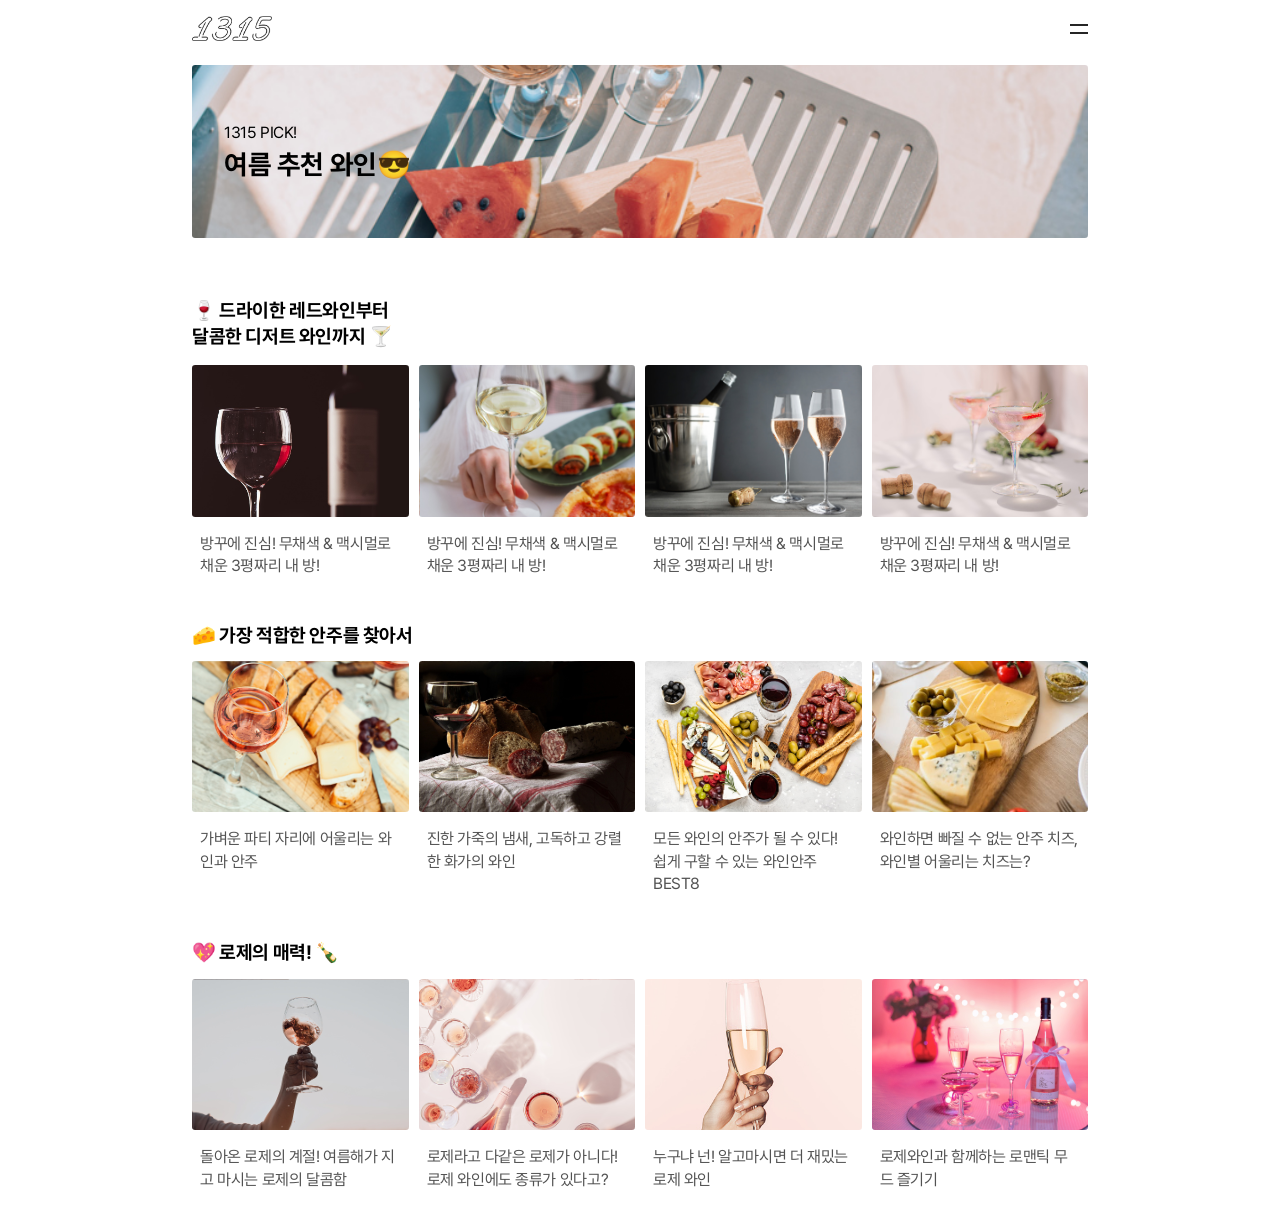
<file: index.html>
<!DOCTYPE html>
<html lang="en">
<head>
  <meta charset="UTF-8">
  <meta http-equiv="X-UA-Compatible" content="IE=edge">
  <meta name="viewport" content="width=device-width, initial-scale=1.0">
  <title>index</title>
  
</head>
<body>
  <header>
      <div id="container">
        <a href="http://testhue96.dothome.co.kr/1315/index.html"><img id="logotype" src="./image/logo/logotype_blk.png" alt=""></a>
        
        <input type="checkbox" id="icon">
        <label for="icon" id="hamburger">  <!--label은 인라인 스타일-->
            <span></span>
            <span></span>
            <span></span>
        </label>

        <div id="navbox">
            <ul>
                <li><a href="http://testhue96.dothome.co.kr/1315/index.html">HOME.</a></li>
                <li><a href="http://testhue96.dothome.co.kr/1315/tip.html">WINE?</a></li>
                <li><a href="http://testhue96.dothome.co.kr/1315/menu.html">MENU+</a></li>
                <li><a href="http://testhue96.dothome.co.kr/1315/map.html">MAP#</a></li>
                <li><a href="http://testhue96.dothome.co.kr/1315/help.html">HELP!</a></li>
            </ul>
        </div>  
      </div>
  </header>

  <style>
    #banner .box {
      background-position: center center;
      background-repeat: no-repeat;
      background-size: cover;
    }
  </style>


  <section id="banner" class="slider">
    <div class="box" style="background-image: url(./image/wine19.jpg);">
      <div class="text"><div class="sub">1315 PICK!</div>여름 추천 와인😎</div></div>
    <div class="box" style="background-image: url(./image/wine22.png);">
      <div class="text" style="color: white;"><div class="sub">남대서양의 바람</div>보데가 가르손 알바리뇨</div></div>
    <div class="box" style="background-image: url(./image/wine20.png);">
      <div class="text" ><div class="sub">파티에 빠질 수 없지!</div>추천 샴페인</div></div>
  </section>


  <div>
    <div class="titlebox"><p class="title" style="line-height: 1.6rem;">🍷 드라이한 레드와인부터 <br>달콤한 디저트 와인까지 🍸 </p></div>
    <div class="container">
      <div class="box1">
        <a href="#" class="card">
          <div class="image" style="background-image: url(./image/wine01.jpg)">
          </div>
          <article>
            <p>방꾸에 진심! 무채색 & 맥시멀로 채운 3평짜리 내 방!</p>
          </article>
        </a>
      </div>
      <div class="box2">
        <a href="#" class="card">
          <div class="image" style="background-image: url(./image/wine02.jpg)">
          </div>
          <article>
            <p>방꾸에 진심! 무채색 & 맥시멀로 채운 3평짜리 내 방!</p>
          </article>
        </a>
      </div>
      <div class="box3">
        <a href="#" class="card">
          <div class="image" style="background-image: url(./image/wine07.jpg);"></div>
          <article>
            <p>방꾸에 진심! 무채색 & 맥시멀로 채운 3평짜리 내 방!</p>
          </article>
        </a>
      </div>
      <div class="box4">
        <a href="#" class="card">
          <div class="image" style="background-image: url(./image/wine08.jpg);"></div>
          <article>
            <p>방꾸에 진심! 무채색 & 맥시멀로 채운 3평짜리 내 방!</p>
          </article>
        </a>
    </div>
  </div>
  
  <br>
  <br>

  <div>
    <div class="titlebox"><p class="title">🧀 가장 적합한 안주를 찾아서</p></div>
    <div class="container">
      <div class="box1">
        <a href="#" class="card">
          <div class="image" style="background-image: url(./image/wine05.jpg)">
          </div>
          <article>
            <p>가벼운 파티 자리에 어울리는 와인과 안주</p>
          </article>
        </a>
      </div>
      <div class="box2">
        <a href="#" class="card">
          <div class="image" style="background-image: url(./image/wine06.jpg)">
          </div>
          <article>
            <p>진한 가죽의 냄새, 고독하고 강렬한 화가의 와인</p>
          </article>
        </a>
      </div>
      <div class="box3">
        <a href="#" class="card">
          <div class="image" style="background-image: url(./image/wine03.jpg);"></div>
          <article>
            <p>모든 와인의 안주가 될 수 있다! 쉽게 구할 수 있는 와인안주 BEST8</p>
          </article>
        </a>
      </div>
      <div class="box4">
        <a href="#" class="card">
          <div class="image" style="background-image: url(./image/cheese02.jpeg);"></div>
          <article>
            <p>와인하면 빠질 수 없는 안주 치즈, 와인별 어울리는 치즈는?</p>
          </article>
        </a>
    </div>
  </div>

  <br>
  <br>

  <div>
    <div class="titlebox"><p class="title">💖 로제의 매력! 🍾</p></div>
    <div class="container">
      <div class="box1">
        <a href="#" class="card">
          <div class="image" style="background-image: url(./image/wine09.jpg)">
          </div>
          <article>
            <p>돌아온 로제의 계절! 여름해가 지고 마시는 로제의 달콤함</p>
          </article>
        </a>
      </div>
      <div class="box2">
        <a href="#" class="card">
          <div class="image" style="background-image: url(./image/wine10.jpg)">
          </div>
          <article>
            <p>로제라고 다같은 로제가 아니다! 로제 와인에도 종류가 있다고?</p>
          </article>
        </a>
      </div>
      <div class="box3">
        <a href="#" class="card">
          <div class="image" style="background-image: url(./image/wine11.jpg);"></div>
          <article>
            <p>누구냐 넌! 알고마시면 더 재밌는 로제 와인</p>
          </article>
        </a>
      </div>
      <div class="box4">
        <a href="#" class="card">
          <div class="image" style="background-image: url(./image/wine12.jpg);"></div>
          <article>
            <p>로제와인과 함께하는 로맨틱 무드 즐기기</p>
          </article>
        </a>
    </div>
  </div>

  
  <!-- 기본 패딩 및 폰트 사이즈 초기화 -->
  <link rel="stylesheet" href="./css/init.css">

  <!-- 햄버거 메뉴 -->
  <link rel="stylesheet" href="./css/menu_hamburger.css">
  <script src="./js/menu_hamburger.js"></script>

  <!-- 광고 배너 -->
  <link rel="stylesheet" type="text/css" href="./css/banner.css">
  <script src="./js/banner.js"></script>

  <!-- 컨텐츠 블럭 (세로형) -->
  <link rel="stylesheet" type="text/css" href="./css/contents_block_v.css">

</body>


</html>
</file>
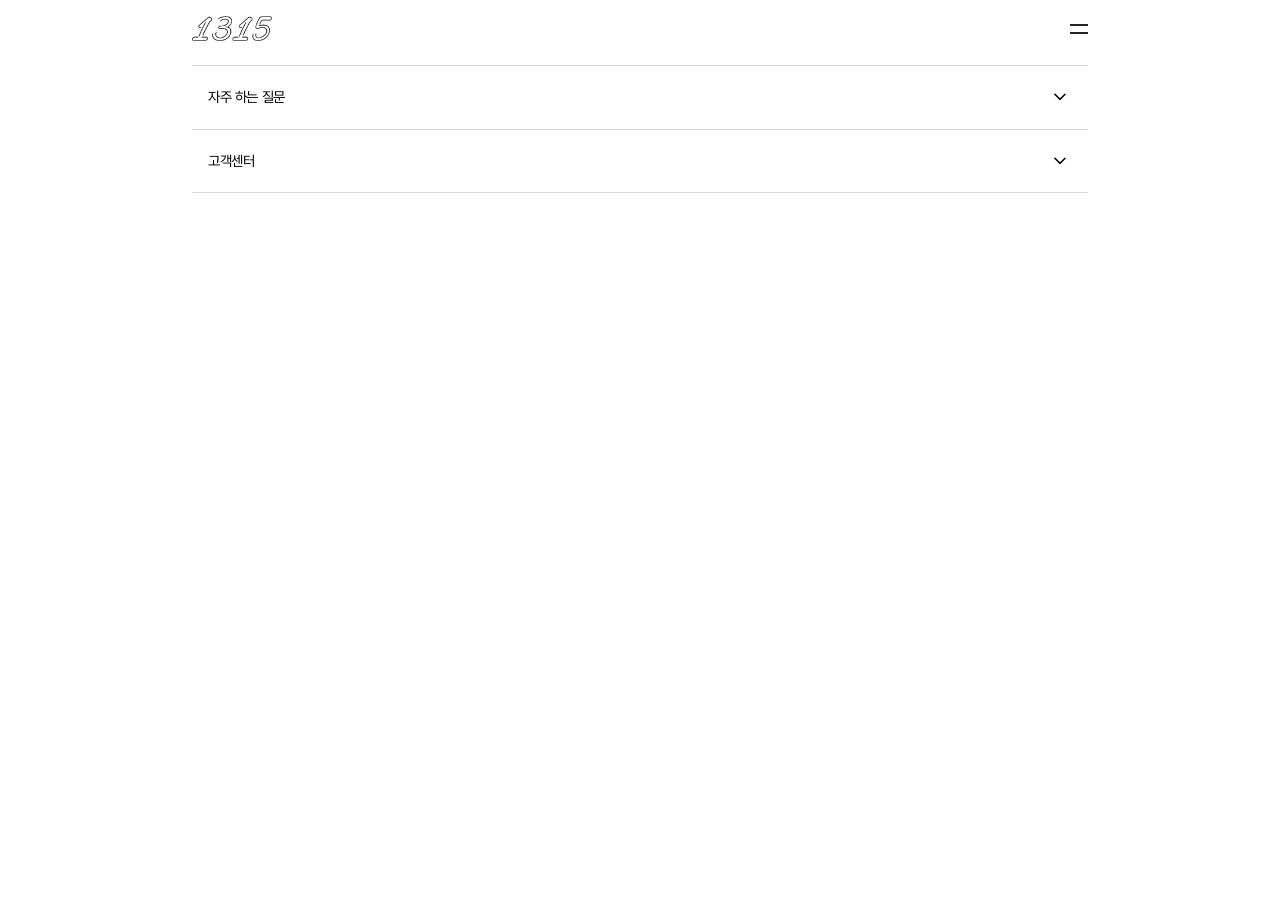
<file: help.html>
<!DOCTYPE html>
<html lang="en">
<head>
    <meta charset="UTF-8">
    <meta http-equiv="X-UA-Compatible" content="IE=edge">
    <meta name="viewport" content="width=device-width, initial-scale=1.0">
    <title>help</title>
        
    
    
</head>
<body>

    <!-- 기본 패딩 및 폰트 사이즈 초기화 -->
    <link rel="stylesheet" href="./css/init.css">

    <!-- 햄버거 메뉴 -->
    <!-- <link rel="stylesheet" href="./css/menu_hamburger.css"> -->
    <style>
                
        input[id="icon"] {
            display:none;
        } 

        /* body{
            height:5000px;
        } */

        #container {
            width: 90%;
            margin: 1rem auto 1.5rem auto;
            display: flex;
            justify-content: space-between;
            align-items: center;
        }

        #logotype {
            display: block;
            margin: auto 0;
        }

        input[id="icon"] + label{
            position: relative;
            display:block;
            width:18px;
            height:10px;
            cursor:pointer;  /* 커서를 올려놓을 때 모양 */
        } 

        input[id="icon"] + label > span {
            position: absolute;
            display:block;
            width:100%;
            height:2px;
            background:#252525;
            transition: all 0.35s;  /* 진행 과정 천천히 0.35초 동안 */
            z-index:2;

        }

        input[id="icon"] + label > span:nth-child(1) {
            top:0px;
        }

        /* input[id="icon"] + label > span:nth-child(2) {
            top:50%;
            opacity: 0%;
            transform: translateY(-50%);  엘리먼트를 변형할 때 쓴다. 비틀거나 구부리거나 돌릴 때 . 여러가지로 모양을 바꿀 때
        } */

        input[id="icon"] + label > span:nth-child(3) {
            bottom:0px;
        }


        input[id="icon"]:checked + label > span:nth-child(1) {
            top:50%;
            transform:translateY(-50%) rotate(45deg);
        }

        input[id="icon"]:checked + label > span:nth-child(2) {
            opacity: 0%;
        }

        input[id="icon"]:checked + label > span:nth-child(3) {
            bottom:50%;
            transform:translateY(50%) rotate(-45deg);
        }


        /* navbox 열리면 어둡게 */
        .open {
            box-shadow : rgba(0,0,0,0.5) 0 0 0 9999px;
            z-index : 100;
        }

        .close {
            box-shadow : rgba(255, 255, 255, 0) 0 0 0 9999px;
            z-index : 100;
        }

        #icon + label + #navbox {
            position:fixed;  /* 스크롤을 내리더라도 같은 위치에서 붙어다니도록 */
            width:300px;
            height:100%;
            background:white;
            top:0px;
            padding:60px 25px 25px 25px;
            box-sizing:border-box;
            right:-300px;
            z-index:1;
            transition: all 0.35s;
        }

        #icon:checked + label + #navbox {
            right:0px;
        }

        #icon:checked + label + #navbox > ul > li > a {
            color: #252525;
        }

        li {
            font-size: 0.9rem;
            margin: 3rem 0 0 2rem;
        }

        /* 데스크탑일때 사이즈 조절*/
        @media screen and (min-width: 1024px) {
            #container {
                width: 70%;
            }
        }

    </style>
    <script src="./js/menu_hamburger.js"></script>

    <!-- 리스트 형태 -->
    <link rel="stylesheet" href="./css/list.css">

    <header>
        <div id="container">
          <a href="http://testhue96.dothome.co.kr/1315/index.html"><img id="logotype" src="./image/logo/logotype_blk.png" alt=""></a>
          
          <input type="checkbox" id="icon">
          <label for="icon" id="hamburger">  <!--label은 인라인 스타일-->
              <span></span>
              <span></span>
              <span></span>
          </label>
  
          <div id="navbox">
            <ul>
                <li><a href="http://testhue96.dothome.co.kr/1315/index.html">HOME.</a></li>
                <li><a href="http://testhue96.dothome.co.kr/1315/tip.html">WINE?</a></li>
                <li><a href="http://testhue96.dothome.co.kr/1315/menu.html">MENU+</a></li>
                <li><a href="http://testhue96.dothome.co.kr/1315/map.html">MAP#</a></li>
                <li><a href="http://testhue96.dothome.co.kr/1315/help.html">HELP!</a></li>
            </ul>
        </div>   
        </div>
    </header>


    <article id="wrapper">
        <ul class="list">
            <hr>
            <li>자주 하는 질문<img src="./image/icon/icon_expand_more.png" alt=""></li><hr>
            <li>고객센터<img src="./image/icon/icon_expand_more.png" alt=""></li><hr>
        </ul>
    </article>


</body>


</html>
</file>
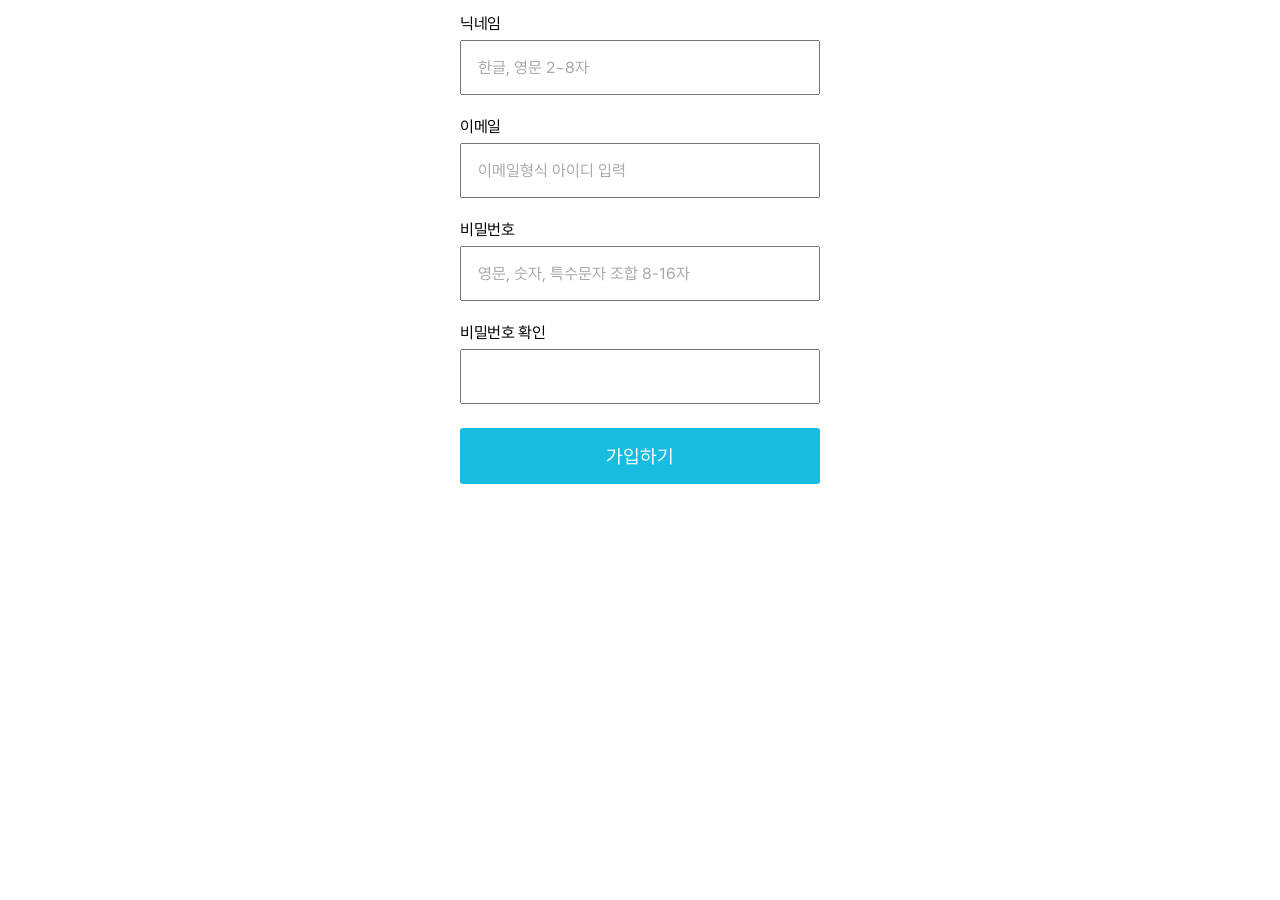
<file: join.html>
<!DOCTYPE html>
<html lang="en">
<head>
    <meta charset="UTF-8">
    <meta http-equiv="X-UA-Compatible" content="IE=edge">
    <meta name="viewport" content="width=
    , initial-scale=1.0">
    <title>join</title>
</head>
<body>

    <div class="container">
        <div><p>닉네임</p><input type="text" placeholder="한글, 영문 2~8자" required></div><br>
        <div><p>이메일</p><input type="text" placeholder="이메일형식 아이디 입력" required></div><br>
        <div><p>비밀번호</p><input type="password" placeholder="영문, 숫자, 특수문자 조합 8-16자" required></div><br>
        <div><p>비밀번호 확인</p><input type="password" required></div>
        <button id="button_main">가입하기</button>
    </div>
            

    <link rel="stylesheet" type="text/css" href="./css/setting.css">
    <link rel="stylesheet" type="text/css" href="./css/input.css">
    <link rel="stylesheet" type="text/css" href="./css/goto_account_link.css">

</body>
</html>
</file>
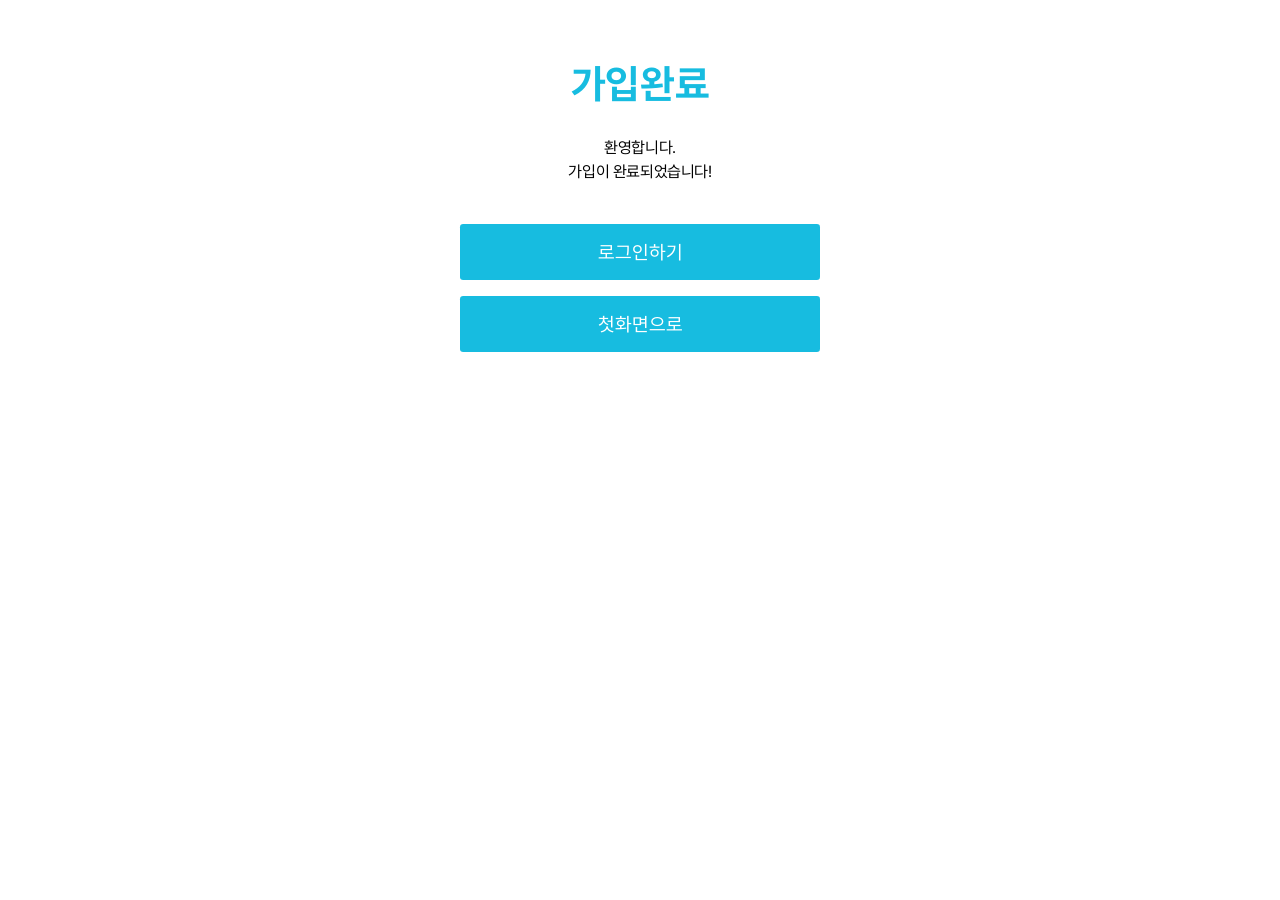
<file: joined.html>
<!DOCTYPE html>
<html lang="en">
<head>
    <meta charset="UTF-8">
    <meta http-equiv="X-UA-Compatible" content="IE=edge">
    <meta name="viewport" content="width=device-width, initial-scale=1.0">
    <title>success</title>
</head>
<body>
    <div style="height: 3rem;"></div>
    <div class="container">
        <div id="success">
            <p id="title">가입완료</p>
        <p id="message">환영합니다.<br>가입이 완료되었습니다!</p>
        </div>
        
        <div id="button">
            <a href="./login.html"><button id="button_main">로그인하기</button></a>
            <a href="./index.html"><button id="button_sub">첫화면으로</button></a>
        </div>
    </div>
       
    <style>
        .container {
            width: 90%;
            text-align: center;
        }
        #title {
            font-family: 'pretendard_bold';
            font-size: 2.5rem;
            color: #17BCE0;
            margin-bottom: 2rem;
        }
        #message {
            font-size: 1rem;
            line-height: 1.5rem;
        }
        #button{
            margin: 2rem 0;
        }

        #button button{
            margin: 0.5rem 0;
        }

    </style>

    <link rel="stylesheet" href="./css/setting.css">
    <link rel="stylesheet" href="./css/input.css">
    
</body>
</html>
</file>
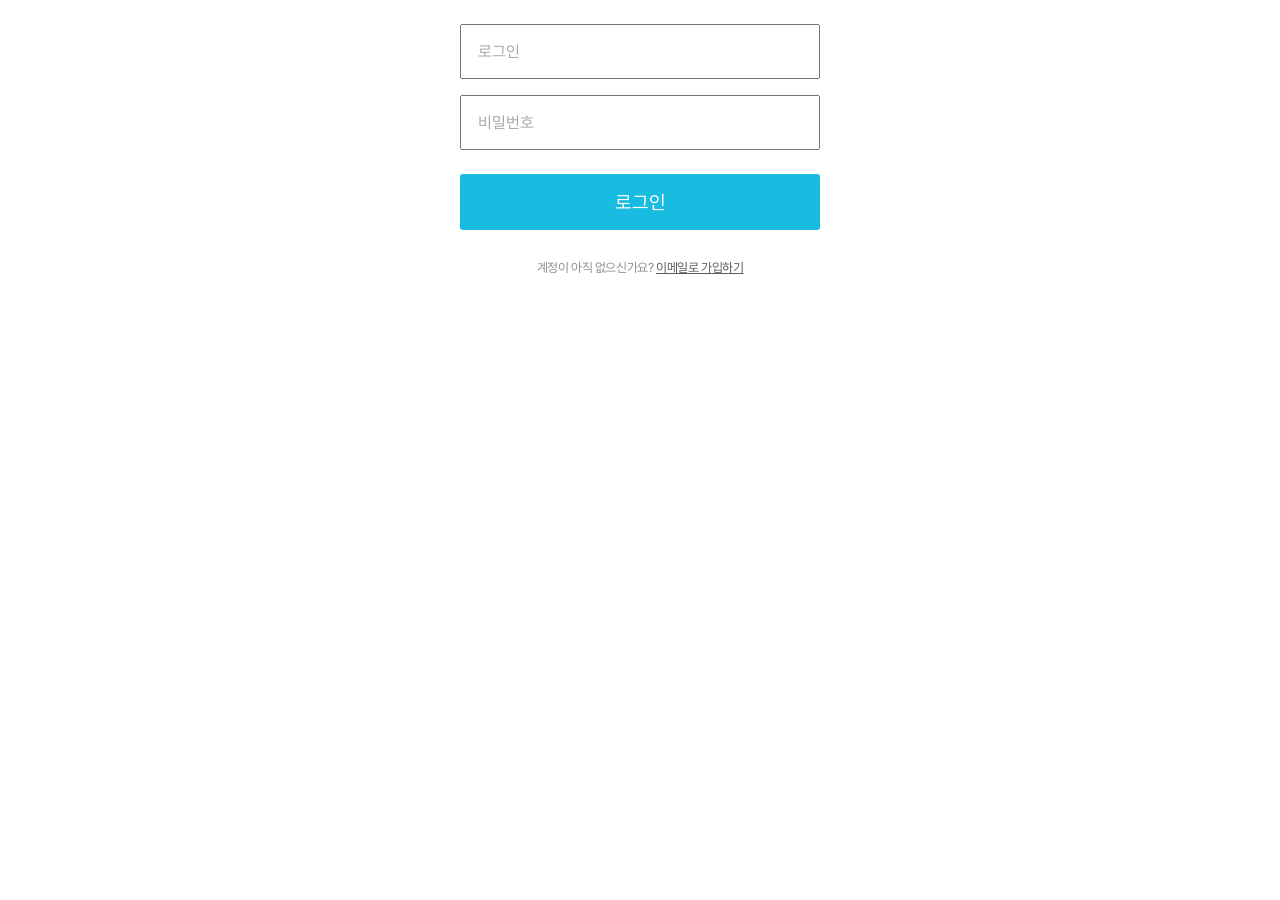
<file: login.html>
<!DOCTYPE html>
<html lang="en">
<head>
    <meta charset="UTF-8">
    <meta http-equiv="X-UA-Compatible" content="IE=edge">
    <meta name="viewport" content="width=
    , initial-scale=1.0">
    <title>login</title>
</head>
<body>

    <div class="container">
        <input type="text" placeholder="로그인" required>
        <input type="password" placeholder="비밀번호" required>
        <button id="button_main">로그인</button>

        <p id="account">계정이 아직 없으신가요? <a href="./join.html" id="joinlink">이메일로 가입하기</a></p>

    </div>
            

    <link rel="stylesheet" type="text/css" href="./css/setting.css">
    <link rel="stylesheet" type="text/css" href="./css/input.css">
    <link rel="stylesheet" type="text/css" href="./css/goto_account_link.css">

</body>
</html>
</file>
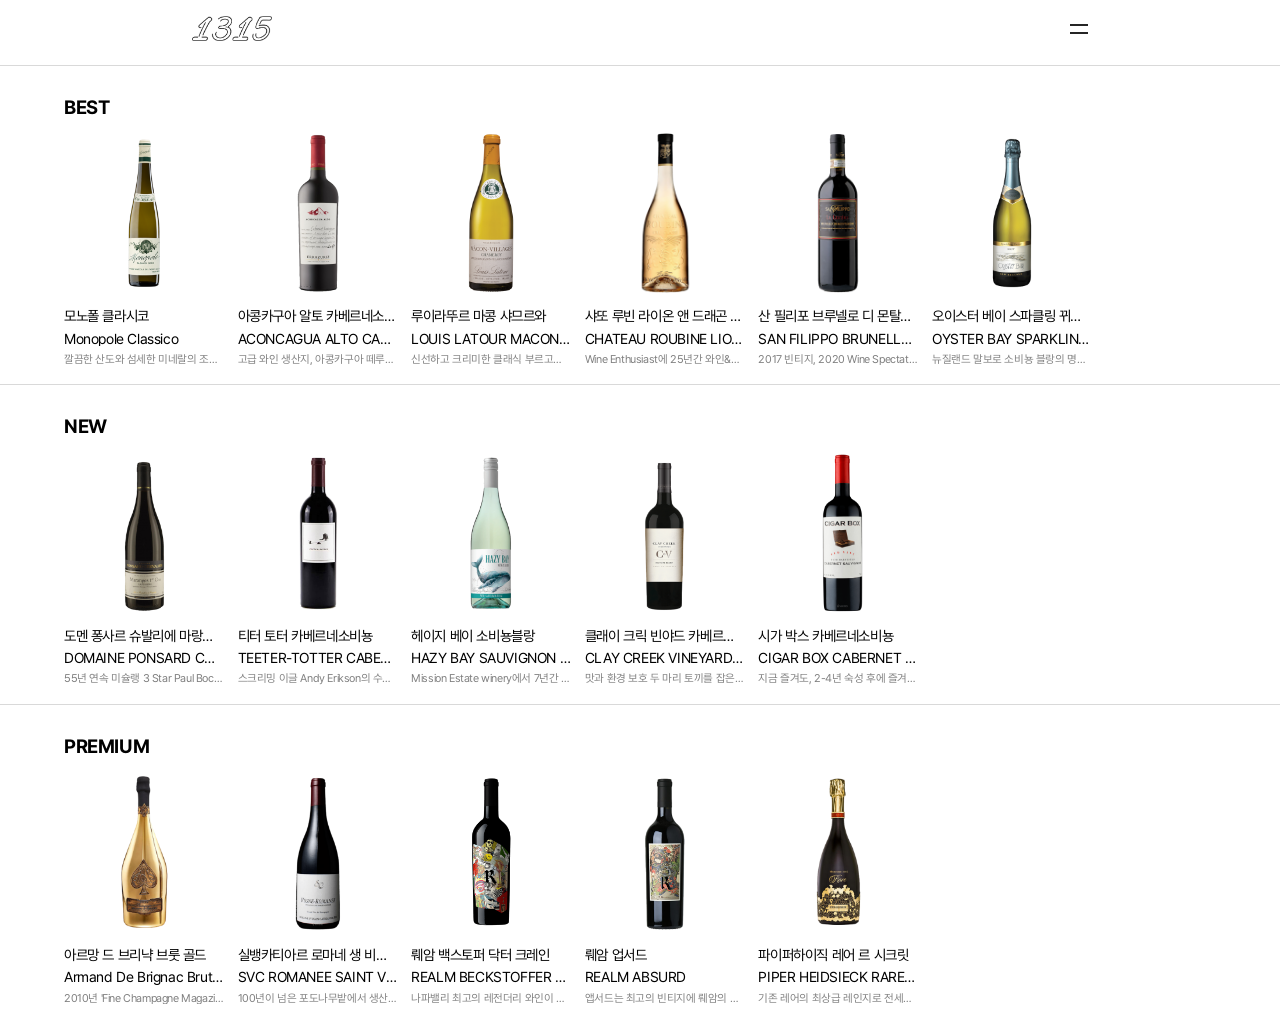
<file: menu.html>
<!DOCTYPE html>
<html lang="en">
<head>
    <meta charset="UTF-8">
    <meta http-equiv="X-UA-Compatible" content="IE=edge">
    <meta name="viewport" content="width=device-width, initial-scale=1.0">
    <title>menu</title>
</head>
<body>

    <header>
        <div id="container">
          <a href="http://testhue96.dothome.co.kr/1315/index.html"><img id="logotype" src="./image/logo/logotype_blk.png" alt=""></a>
          
          <input type="checkbox" id="icon">
          <label for="icon" id="hamburger">
              <span></span>
              <span></span>
              <span></span>
          </label>
  
          <div id="navbox">
            <ul>
                <li><a href="http://testhue96.dothome.co.kr/1315/index.html">HOME.</a></li>
                <li><a href="http://testhue96.dothome.co.kr/1315/tip.html">WINE?</a></li>
                <li><a href="http://testhue96.dothome.co.kr/1315/menu.html">MENU+</a></li>
                <li><a href="http://testhue96.dothome.co.kr/1315/map.html">MAP#</a></li>
                <li><a href="http://testhue96.dothome.co.kr/1315/help.html">HELP!</a></li>
            </ul>
        </div>   
        </div>
    </header>


    <hr style="margin-bottom: 1rem;">

    <div>
        <div class="titlebox"><p class="title">BEST</p></div>
            <div class="container">

                <div class="content">
                    <div class="image" style="background-image: url(./image/menu_best/best_01.png);"></div>
                    <article>
                        <p class="name">모노폴 클라시코</p>
                        <p class="name">Monopole Classico</p>
                        <p class="info">깔끔한 산도와 섬세한 미네랄의 조화가 아름다운 화이트 와인</p> 
                    </article>
                </div>

                <div class="content">
                    <div class="image" style="background-image: url(./image/menu_best/best_02.png);"></div>
                    <article>
                        <p class="name">아콩카구아 알토 카베르네소비뇽</p>
                        <p class="name">ACONCAGUA ALTO CABERNET SAUVIGNON</p>
                        <p class="info">고급 와인 생산지, 아콩카구아 떼루아의 특징을 한껏 드러낸 프리미엄 카베르네 소비뇽</p> 
                    </article>
                </div>

                <div class="content">
                    <div class="image" style="background-image: url(./image/menu_best/best_03.png);"></div>
                    <article>
                        <p class="name">루이라뚜르 마콩 샤므르와</p>
                        <p class="name">LOUIS LATOUR MACON CHAMEROY</p>
                        <p class="info">신선하고 크리미한 클래식 부르고뉴 화이트의 정석</p> 
                    </article>
                </div>

                <div class="content">
                    <div class="image" style="background-image: url(./image/menu_best/best_04.png);"></div>
                    <article>
                        <p class="name">샤또 루빈 라이온 앤 드래곤 프로방스 로제</p>
                        <p class="name">CHATEAU ROUBINE LION & DRAGON PROVENCE ROSE</p>
                        <p class="info">Wine Enthusiast에 25년간 와인&푸드 관련 글을 기고해온 로저 보스 (Roger Voss)가 고득점을 준 루빈의 오가닉 로제 와인</p> 
                    </article>
                </div>

                <div class="content">
                    <div class="image" style="background-image: url(./image/menu_best/best_05.png);"></div>
                    <article>
                        <p class="name">산 필리포 브루넬로 디 몬탈치노 레 루체레</p>
                        <p class="name">SAN FILIPPO BRUNELLO DI MONTALCINO LE LUCERE</p>
                        <p class="info">2017 빈티지, 2020 Wine Spectator 선정 TOP 100- 3위 (2015) 2020 James Suckling 선정 Italia Top 100-30위</p> 
                    </article>
                </div>

                <div class="content">
                    <div class="image" style="background-image: url(./image/menu_best/best_06.png);"></div>
                    <article>
                        <p class="name">오이스터 베이 스파클링 뀌베 브뤼</p>
                        <p class="name">OYSTER BAY SPARKLING CUVEE BRUT</p>
                        <p class="info">뉴질랜드 말보로 소비뇽 블랑의 명성을 전 세계 최초로 알린 오이스터 베이가 만들어 낸 스파클링 뀌베</p> 
                    </article>
                </div>
                
            </div>

        </div> 
    </div>

    <hr style="margin-bottom: 1rem;">

    <div>
        <div class="titlebox"><p class="title">NEW</p></div>
            <div class="container">

                <div class="content">
                    <div class="image" style="background-image: url(./image/menu_new/new_01.png);"></div>
                    <article>
                        <p class="name">도멘 퐁사르 슈발리에 마랑지 1er 라 푸시에</p>
                        <p class="name">DOMAINE PONSARD CHEVALIER MARANGES 1ER LA FUSSIERE</p>
                        <p class="info">55년 연속 미슐랭 3 Star Paul Bocuse가 선택한 와인 브랜드(2000병 한정 생산)</p> 
                    </article>
                </div>

                <div class="content">
                    <div class="image" style="background-image: url(./image/menu_new/new_02.png);"></div>
                    <article>
                        <p class="name">티터 토터 카베르네소비뇽</p>
                        <p class="name">TEETER-TOTTER CABERNET SAUVIGNON</p>
                        <p class="info">스크리밍 이글 Andy Erikson의 수제자 Benoit Toquette 가 출시한 현재 가장 떠오르는 나파 부띠끄 와이너리</p> 
                    </article>
                </div>

                <div class="content">
                    <div class="image" style="background-image: url(./image/menu_new/new_03.png);"></div>
                    <article>
                        <p class="name">헤이지 베이 소비뇽블랑</p>
                        <p class="name">HAZY BAY SAUVIGNON BLANC</p>
                        <p class="info">Mission Estate winery에서 7년간 빈야드와 와인메이킹을 담당한 Paul Dawick과 Cloudy Bay에서 3년간 와인메이킹팀으로 근무한 Luke Miller의 지휘 아래 양조</p> 
                    </article>
                </div>

                <div class="content">
                    <div class="image" style="background-image: url(./image/menu_new/new_04.png);"></div>
                    <article>
                        <p class="name">클래이 크릭 빈야드 카베르네소비뇽</p>
                        <p class="name">CLAY CREEK VINEYARD CABERNET SAUVIGNON</p>
                        <p class="info">맛과 환경 보호 두 마리 토끼를 잡은 프리미엄 친환경 와인</p> 
                    </article>
                </div>

                <div class="content">
                    <div class="image" style="background-image: url(./image/menu_new/new_05.png);"></div>
                    <article>
                        <p class="name">시가 박스 카베르네소비뇽</p>
                        <p class="name">CIGAR BOX CABERNET SAUVIGNON</p>
                        <p class="info">지금 즐겨도, 2-4년 숙성 후에 즐겨도 좋은 와인으로 우아함과 강렬함을 동시에 겸비</p> 
                    </article>
                </div>
                
            </div>

        </div> 
    </div>

    <hr style="margin-bottom: 1rem;">

    <div>
        <div class="titlebox"><p class="title">PREMIUM</p></div>
            <div class="container">

                <div class="content">
                    <div class="image" style="background-image: url(./image/menu_premium/pre_01.png);"></div>
                    <article>
                        <p class="name">아르망 드 브리냑 브룻 골드</p>
                        <p class="name">Armand De Brignac Brut Gold</p>
                        <p class="info">2010년 'Fine Champagne Magazine'선정 100대 샴페인 중 1위</p> 
                    </article>
                </div>

                <div class="content">
                    <div class="image" style="background-image: url(./image/menu_premium/pre_02.png);"></div>
                    <article>
                        <p class="name">실뱅카티아르 로마네 생 비방 그랑크뤼</p>
                        <p class="name">SVC ROMANEE SAINT VIVANT GRAND CRU</p>
                        <p class="info">100년이 넘은 포도나무밭에서 생산하는 실뱅카티아르를 대표하는 그랑크뤼 와인</p> 
                    </article>
                </div>

                <div class="content">
                    <div class="image" style="background-image: url(./image/menu_premium/pre_03.png);"></div>
                    <article>
                        <p class="name">뤠암 백스토퍼 닥터 크레인</p>
                        <p class="name">REALM BECKSTOFFER DR. CRANE</p>
                        <p class="info">나파밸리 최고의 레전더리 와인이 될거라는 극찬을 받으며 로버트파커 100점 을 획득한 와인.</p> 
                    </article>
                </div>

                <div class="content">
                    <div class="image" style="background-image: url(./image/menu_premium/pre_04.png);"></div>
                    <article>
                        <p class="name">뤠암 업서드</p>
                        <p class="name">REALM ABSURD</p>
                        <p class="info">앱서드는 최고의 빈티지에 뤠암의 다른 와인에 영향을 주지 않고 만들 수 있는 충분한 양의 포도가 있는 특정 해에만 만들어지는 와인</p> 
                    </article>
                </div>

                <div class="content">
                    <div class="image" style="background-image: url(./image/menu_premium/pre_05.png);"></div>
                    <article>
                        <p class="name">파이퍼하이직 레어 르 시크릿</p>
                        <p class="name">PIPER HEIDSIECK RARE LE SECRET</p>
                        <p class="info">기존 레어의 최상급 레인지로 전세계 1000병, 국내 50병 한정판 다운 최상의 최고의 비율과 숙성 과정으로 만들어진 극강의 고품격 샴페인</p> 
                    </article>
                </div>
                
            </div>

        </div> 
    </div>


    <!-- 기본 패딩 및 폰트 사이즈 초기화 -->
    <link rel="stylesheet" href="./css/init.css">

    <!-- 햄버거 메뉴 -->
    <link rel="stylesheet" href="./css/menu_hamburger.css">
    <script src="./js/menu_hamburger.js"></script>

    <!-- 컨텐츠 블럭 (가로형) -->
    <link rel="stylesheet" type="text/css" href="./css/contents_block_h.css">
    
</body>
</html>
</file>
<file: css/init.css>
/* 기본설정 */
* {
    margin: 0;
    padding: 0;
  }
  
a {
    text-decoration: none;
    color: #525252;
}

ul{
    list-style: none;
}


/* 로고 사이즈 조정 */
#logotype {
    width: 5rem;
}

/* 폰트설정 */
@font-face {
    font-family: 'pretendard_regular';
    src: url(../font/pretendard_regular.otf);
    font-size: 1rem;
}

@font-face {
    font-family: 'pretendard_bold';
    src: url(../font/pretendard_bold.otf);
}

body, html {
    line-height: 1;
    font-family: 'pretendard_regular','Gill Sans',sans-serif ;
    -webkit-font-smoothing: antialiased;
    letter-spacing: -.4px;
    font-size: 1rem;
}

hr {
    background: #D9D9D9;
    height:1px;
    border:0;
}
</file>
<file: css/menu_hamburger.css>
input[id="icon"] {
    display:none;
} 

/* body{
    height:5000px;
} */

#container {
    width: 90%;
    margin: 1rem auto 1.5rem auto;
    display: flex;
    justify-content: space-between;
    align-items: center;
}

#logotype {
    display: block;
    margin: auto 0;
}

input[id="icon"] + label{
    position: relative;
    display:block;
    width:18px;
    height:10px;
    cursor:pointer;  /* 커서를 올려놓을 때 모양 */
} 

input[id="icon"] + label > span {
    position: absolute;
    display:block;
    width:100%;
    height:2px;
    background:#252525;
    transition: all 0.35s;  /* 진행 과정 천천히 0.35초 동안 */
    z-index:2;

}

input[id="icon"] + label > span:nth-child(1) {
    top:0px;
}

/* input[id="icon"] + label > span:nth-child(2) {
    top:50%;
    opacity: 0%;
    transform: translateY(-50%);  엘리먼트를 변형할 때 쓴다. 비틀거나 구부리거나 돌릴 때 . 여러가지로 모양을 바꿀 때
} */

input[id="icon"] + label > span:nth-child(3) {
    bottom:0px;
}


input[id="icon"]:checked + label > span:nth-child(1) {
    top:50%;
    transform:translateY(-50%) rotate(45deg);
}

input[id="icon"]:checked + label > span:nth-child(2) {
    opacity: 0%;
}

input[id="icon"]:checked + label > span:nth-child(3) {
    bottom:50%;
    transform:translateY(50%) rotate(-45deg);
}


/* navbox 열리면 어둡게 */
.open {
    box-shadow : rgba(0,0,0,0.5) 0 0 0 9999px;
    z-index : 100;
}

.close {
    box-shadow : rgba(255, 255, 255, 0) 0 0 0 9999px;
    z-index : 100;
}

#icon + label + #navbox {
    position:fixed;  /* 스크롤을 내리더라도 같은 위치에서 붙어다니도록 */
    width:300px;
    height:100%;
    background:white;
    top:0px;
    padding:60px 25px 25px 25px;
    box-sizing:border-box;
    right:-300px;
    z-index:1;
    transition: all 0.35s;
}

#icon:checked + label + #navbox {
    right:0px;
}

#icon:checked + label + #navbox > ul > li > a {
    color: #252525;
}

li {
    font-size: 0.9rem;
    margin: 3rem 0 0 2rem;
}

/* 데스크탑일때 사이즈 조절*/
@media screen and (min-width: 1024px) {
    #container {
        width: 70%;
    }
}
</file>
<file: css/banner.css>
/* 배너 */
#banner {
    border-radius: 0.2em;
}

.slider {
    height: 70%;
    margin: 0 auto;
    margin-bottom: 60px;
    align-content: center;
}

.box {
    height: max-content;
    text-align: left;
}

.text {
    font-size: 1.7rem;
    font-family: 'pretendard_bold';
    margin-bottom: 60px;
    padding-left: 2rem;
}


.sub {
    font-size: 1rem;
    font-family: 'pretendard_regular';
    margin-top: 60px;
    margin-bottom: 0.6rem;
}

#banner .box {
  background-position: center center;
  background-repeat: no-repeat;
  background-size: cover;
}

/* 데스크탑일때 사이즈 조절*/
@media screen and (min-width: 1024px) {
    .titlebox{
        width: 70%;
    }
    .slider {
        width: 70%;
    }
}
</file>
<file: css/contents_block_v.css>
/* 콘텐츠 블럭 타이틀 */
.titlebox {
    width: 90%;

    margin: 0 auto;
}

.title {
    width: 90%;
    font-family: 'pretendard_bold';
    font-size: 1.2rem;
    padding-bottom: 1rem;
}


/* 콘텐츠 블럭 */
.container {
    width: 90%;

    margin: 0 auto;
  
    display: grid;
  
    grid-template-columns: 1fr 1fr;
    grid-template-rows: auto;
    grid-gap: 10px;
}
  
/* 데스크탑일때 4컬럼*/
@media screen and (min-width: 1024px) {
    .container {
      grid-template-columns: repeat(4, 1fr);
    }
}
  
.card {
    min-height: 100%;
    background: #EEE;
    box-shadow: 0 2px 5px rgba(0, 0, 0, 0.1);
    /* display: flex; */
    /* flex-direction: column; */
    position: relative;
    z-index: -1;
    top: 0;
    transition: all 0.2s ease-in-out;
    margin-bottom: 1em;
}
  
/* .card:hover {
    top: -3px;
    box-shadow: 0 10px 10px rgba(0, 0, 0, 0.1);
} */
  
.card article {
    padding: 1rem 0.5rem;
    /* display: flex; */
    /* flex-direction: column; */
    justify-content: space-between;
    flex: 1;
    background-color: white;
}
  
.image {
    border-radius: 0.2em;
    padding-bottom: 70%;
    background-size: cover;
    background-position: center center;
}
  
.card p {
    font-size: 1rem;
    flex: 1;
    line-height: 1.4;
}

/* 데스크탑일때 사이즈 조절*/
@media screen and (min-width: 1024px) {
    .titlebox{
        width: 70%;
    }
    .container {
        width: 70%;
    }
}
</file>
<file: css/list.css>
.title {
    font-size: 1.2rem;
    font-family: 'pretendard_bold';
    margin: 0 0 2rem 2rem; 
}


hr {
    margin: 0.7rem 0;
}


li {
    list-style-type: none;
    margin: 1.2rem 2rem;
    display: flex;
    align-items: center;
    justify-content: space-between;
}

li>img {
    width: 1.5rem;
}

/* 데스크탑일때 사이즈 조절*/
@media screen and (min-width: 1024px) {
    #wrapper {
    width: 70%;
    margin: 1rem auto 2rem auto;
    
    }

    li {
        margin: 1.2rem 1rem; 
    }
}
</file>
<file: css/setting.css>
/* 기본설정 */
* {
    margin: 0;
    padding: 0;
    box-sizing: border-box;
  }
  
a {
    text-decoration: none;
    color: #525252;
}

/* 폰트설정 */
@font-face {
    font-family: 'pretendard_regular';
    src: url(../font/pretendard_regular.otf);
    font-size: 1rem;
}

@font-face {
    font-family: 'pretendard_bold';
    src: url(../font/pretendard_bold.otf);
}

body, html {
    line-height: 1;
    font-family: 'pretendard_regular','Gill Sans',sans-serif ;
    -webkit-font-smoothing: antialiased;
    letter-spacing: -.4px;
    font-size: 1rem;
}

hr {
    background: #D9D9D9;
    height:1px;
    border:0;
}
</file>
<file: css/input.css>
.container {
    max-width: 360px;
    height: 70%;
    margin: 1rem auto 0 auto;
    margin-bottom: 60px;
    align-content: center;
}

input[type=text] {
    width: 100%;
    padding: 1rem;
    margin: 0.5rem auto;
    box-sizing: border-box;
    font-family: 'pretendard_regular';
    font-size: 1rem;
}

input[type=password] {
    width: 100%;
    padding: 1rem;
    margin: 0.5rem auto;
    box-sizing: border-box;
    font-family: 'pretendard_regular';
    font-size: 1rem;
}

input::placeholder {
    font-family: 'pretendard_regular';
    color: #A8A8A8;
    font-size: 1rem;
}

textarea {
    width: 100%;
    padding: 1rem;
    margin: 1rem auto;
    box-sizing: border-box;
    font-family: 'pretendard_regular';
    font-size: 1rem;
}

textarea::placeholder {
    font-family: 'pretendard_regular';
    color: #A8A8A8;
    font-size: 1rem;
}

button{
	width: 100%;
	height: 56px;
	background-color: #17BCE0;
	border:none;
	color:white;
	font-size: 1.2rem;
    font-family: 'pretendard_regular';
	border-radius: 0.2rem;
    margin-top: 1rem;
}
</file>
<file: css/goto_account_link.css>
#account {
    text-align: center; 
    margin-top: 1rem; 
    font-size: 0.8rem; 
    color: #8E8E8E;
    margin-top: 2rem;
}

#joinlink {
    text-decoration: underline;
    color: #5B5B5B;
}
</file>
<file: css/contents_block_h.css>
/* 콘텐츠 블럭 타이틀 */
.titlebox {
    width: 90%;
    max-width: 1240px;
    margin: 0 auto;
}

.title {
    width: 90%;
    font-family: 'pretendard_bold';
    font-size: 1.2rem;
    padding: 1rem 0;
}

/* 콘텐츠 블럭 */
.container {
    width: 90%;
    max-width: 1240px;
    margin: 0 auto;
    overflow-x: scroll;
    overflow-y: hidden;
    white-space: nowrap;
    margin-bottom: 1rem;
  
    display: block;
  
    grid-template-columns: 1fr 1fr;
    grid-template-rows: auto;
    grid-gap: 10px;
}

.container::-webkit-scrollbar{
    display:none;
}

.content {
    display: inline-block;
    margin-right: 10px; /* 박스 간격 조정 */
    background-color: white;
    white-space : nowrap; /* 줄바꿈방지 */
    overflow : hidden; /* 글 넘어가면 숨기기 */
}

 
.article {
    width: auto;
    justify-content: space-between;
    flex: 1;
    background-color: white;
}

.brand {
    font-size: 0.7rem;
    margin-top: 1rem;
    color: #8e8e8e;
}

article p {
    width: 10rem;
    padding: 0.5rem 0 0 0;
    font-family: 'pretendard_regular';
    font-size: 0.9rem;
    white-space : nowrap; /* 줄바꿈방지 */
    overflow : hidden; /* 글 넘어가면 숨기기 */
    text-overflow: ellipsis; /* 글 넘어가면 말줄임표 */
}

.info {
    color: gray; font-size: 0.7rem;
}


.price {
    font-family: 'pretendard_bold';
    font-size: 1rem;
    color: #17BCE0;
}

.image {
    width: 10rem;
    height: 10rem;
    border-radius: 0.2em;
    margin-bottom: 0.5rem;
    background-size: cover;
    background-position: center center;
}
</file>
